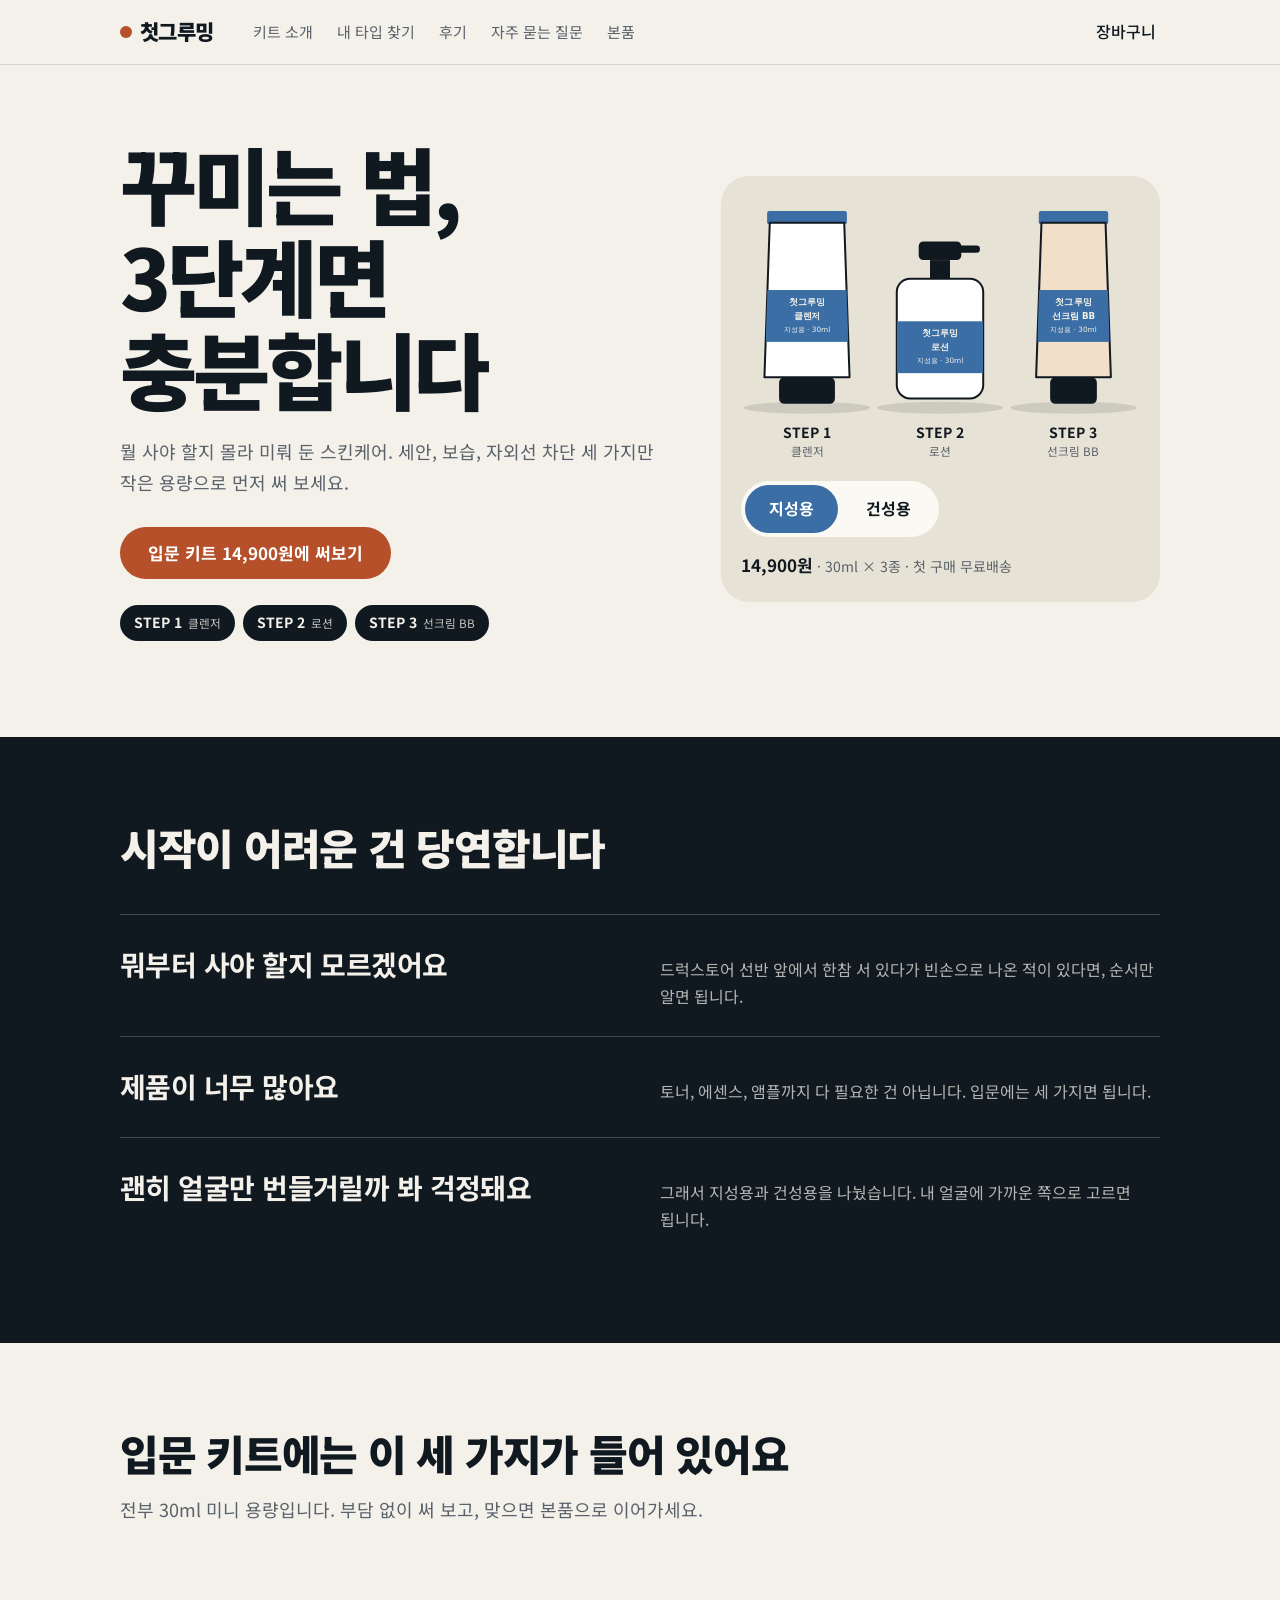
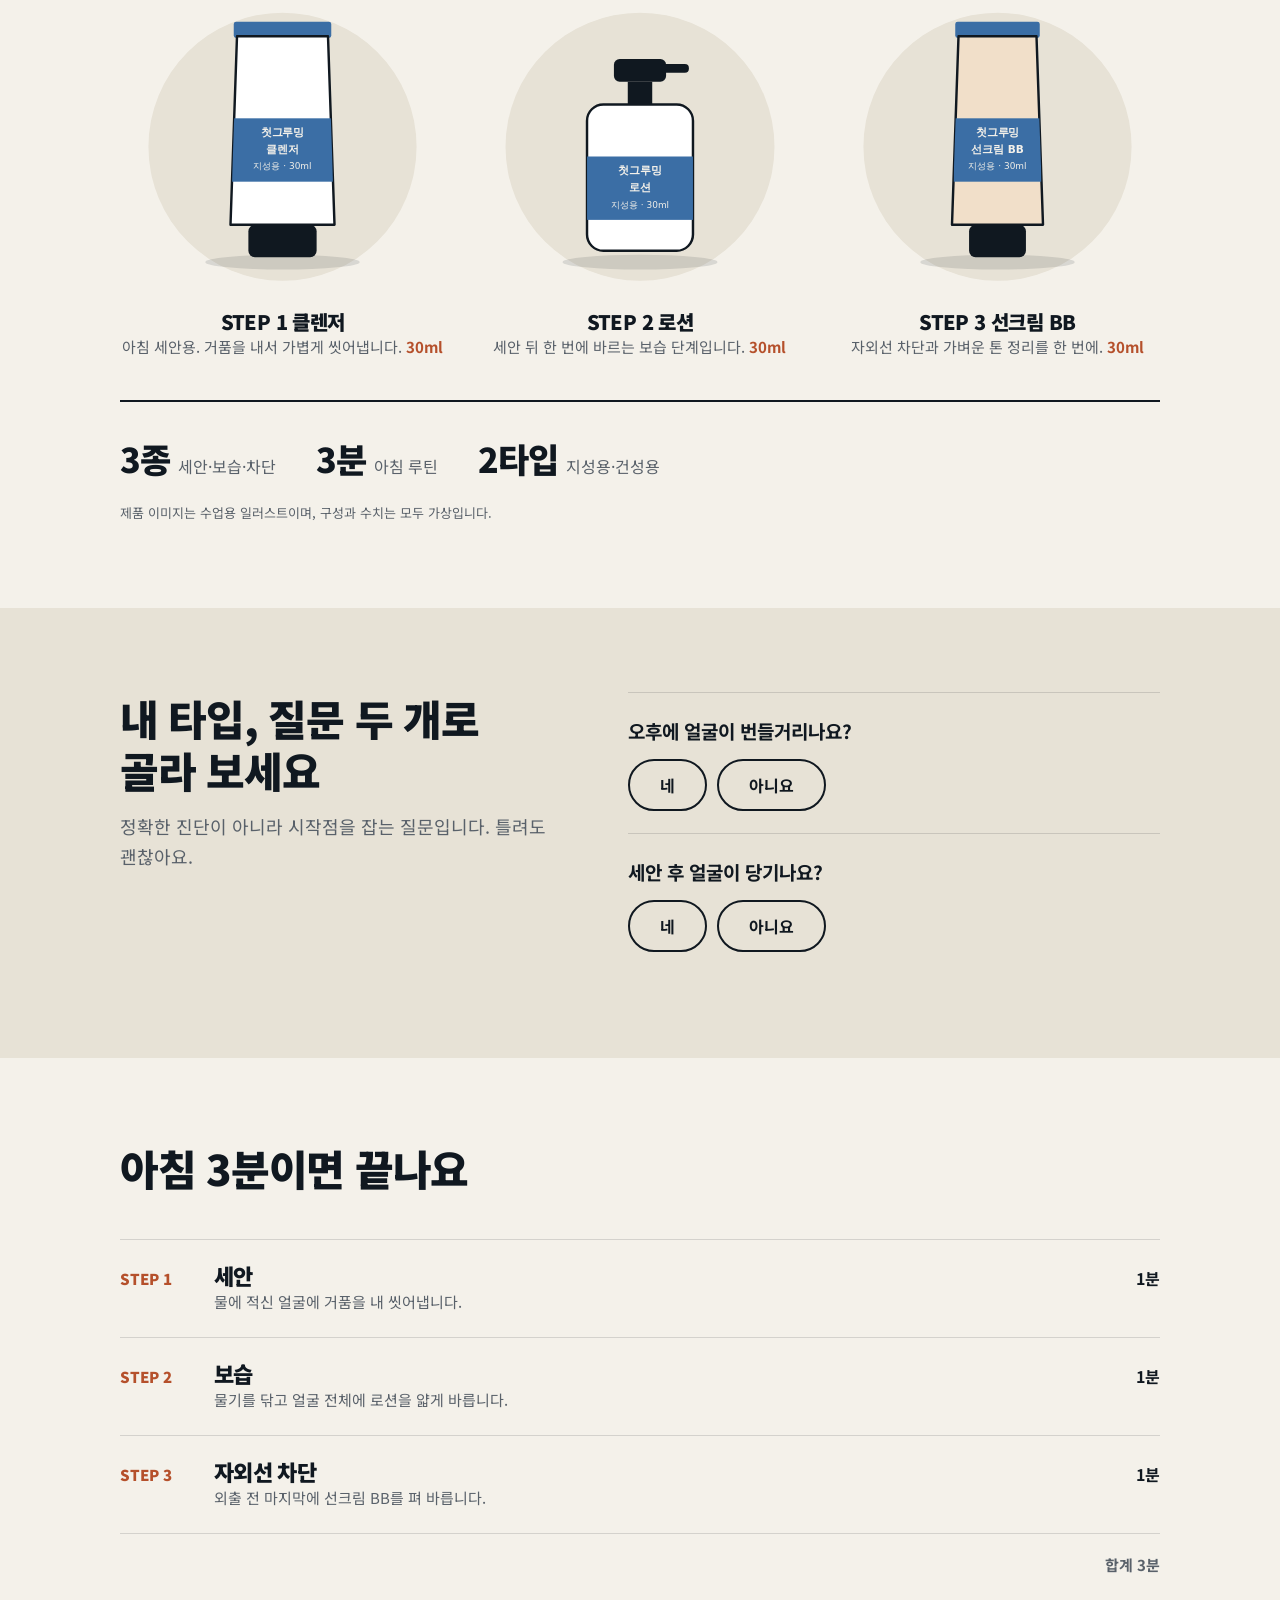
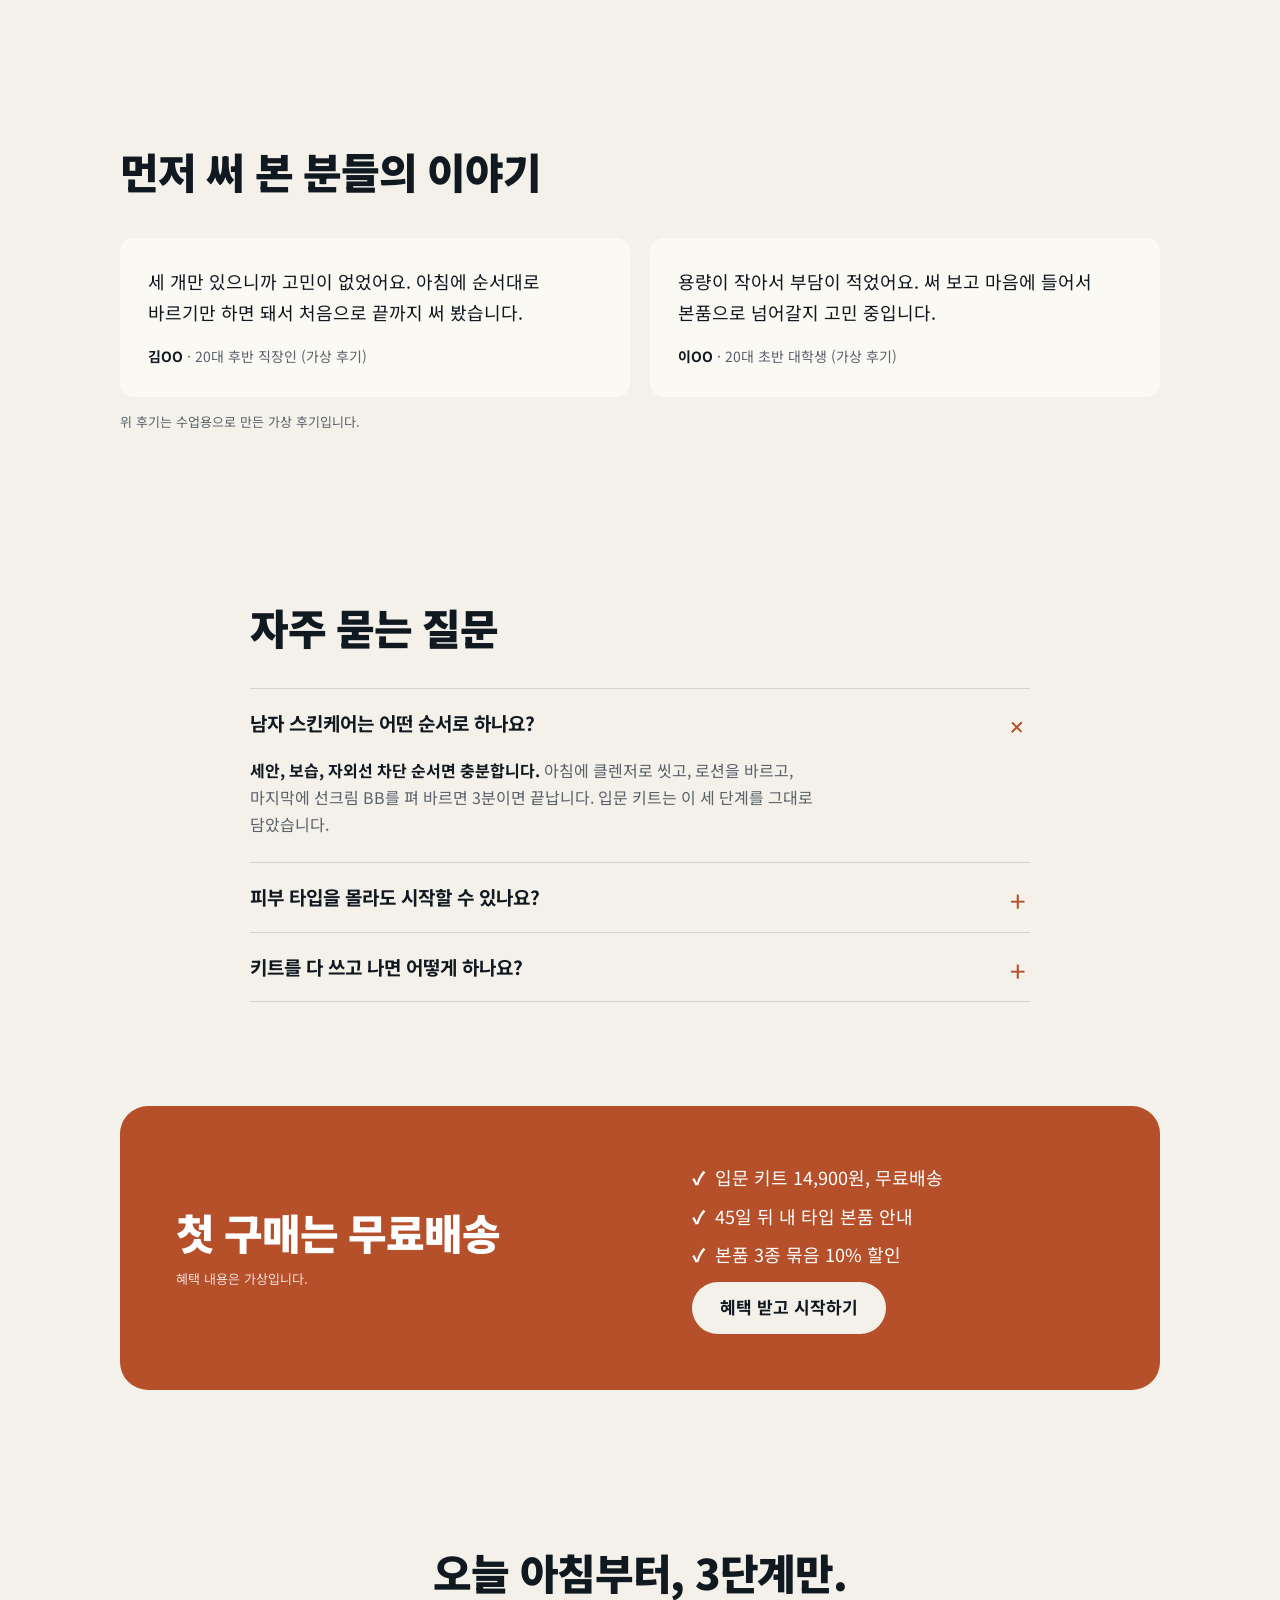
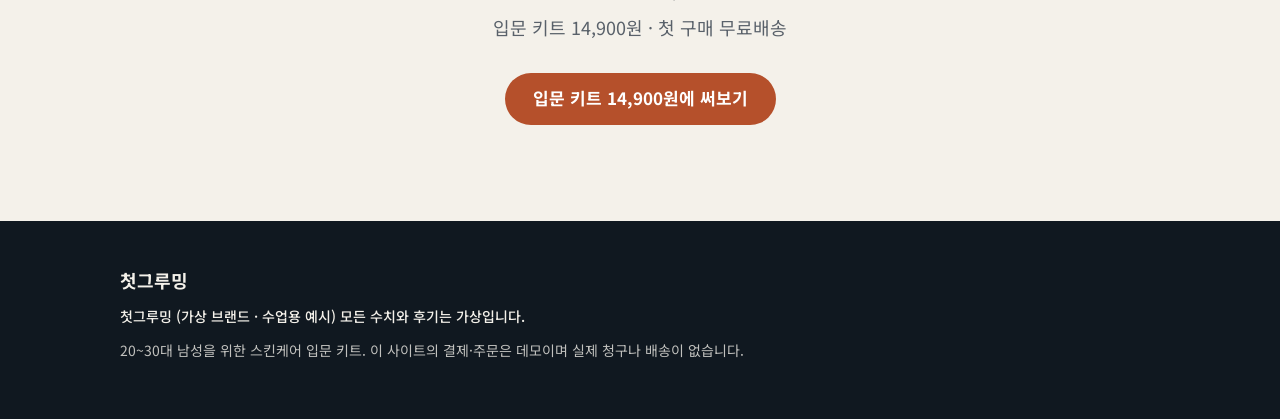
<file: index.html>
<!doctype html>
<html lang="ko">
<head>
<meta charset="utf-8">
<meta name="viewport" content="width=device-width,initial-scale=1">
<title>첫그루밍 | 꾸미는 법, 3단계면 충분합니다</title>
<meta name="description" content="첫그루밍은 3단계 미니 키트를 파는 남성 그루밍 입문 브랜드입니다. 클렌저·로션·선크림 BB 30ml 입문 키트 14,900원, 첫 구매 무료배송. (가상 브랜드 · 수업용 예시)">
<meta property="og:title" content="첫그루밍 | 꾸미는 법, 3단계면 충분합니다">
<meta property="og:description" content="첫그루밍은 3단계 미니 키트를 파는 남성 그루밍 입문 브랜드입니다. 클렌저·로션·선크림 BB 30ml 입문 키트 14,900원, 첫 구매 무료배송. (가상 브랜드 · 수업용 예시)">
<meta property="og:type" content="website">
<meta property="og:locale" content="ko_KR">
<link rel="icon" href="data:image/svg+xml,%3Csvg xmlns='http://www.w3.org/2000/svg' viewBox='0 0 32 32'%3E%3Crect width='32' height='32' rx='8' fill='%23101820'/%3E%3Ccircle cx='16' cy='16' r='7' fill='%23B5502B'/%3E%3C/svg%3E">
<link rel="preconnect" href="https://fonts.googleapis.com">
<link rel="preconnect" href="https://fonts.gstatic.com" crossorigin>
<link href="https://fonts.googleapis.com/css2?family=Noto+Sans+KR:wght@400;500;700;900&display=swap" rel="stylesheet">
<link rel="stylesheet" href="css/style.css">
<script type="application/ld+json">{"@context": "https://schema.org", "@type": "Organization", "name": "첫그루밍 (가상 브랜드)", "description": "첫그루밍은 3단계 미니 키트를 파는 남성 그루밍 입문 브랜드입니다. 수업용 가상 브랜드입니다.", "slogan": "꾸미는 법, 3단계면 충분합니다"}</script>
<script type="application/ld+json">{"@context": "https://schema.org", "@type": "FAQPage", "mainEntity": [{"@type": "Question", "name": "남자 스킨케어는 어떤 순서로 하나요?", "acceptedAnswer": {"@type": "Answer", "text": "세안, 보습, 자외선 차단 순서면 충분합니다. 아침에 클렌저로 씻고, 로션을 바르고, 마지막에 선크림 BB를 펴 바르면 3분이면 끝납니다. 입문 키트는 이 세 단계를 그대로 담았습니다."}}, {"@type": "Question", "name": "피부 타입을 몰라도 시작할 수 있나요?", "acceptedAnswer": {"@type": "Answer", "text": "네, 시작할 수 있습니다. 오후에 얼굴이 번들거리면 지성용, 세안 후 당기면 건성용을 고르세요. 어느 쪽인지 애매하면 마음 가는 쪽으로 시작해도 됩니다. 처음 쓸 때는 팔 안쪽에 소량을 먼저 발라 확인한 뒤 얼굴에 사용하세요."}}, {"@type": "Question", "name": "키트를 다 쓰고 나면 어떻게 하나요?", "acceptedAnswer": {"@type": "Answer", "text": "같은 타입의 본품을 단품으로 살 수 있습니다. 3종 묶음으로 사면 10% 할인됩니다. 키트를 받고 45일쯤 지나면 내 타입에 맞는 본품 안내를 보내 드립니다."}}]}</script>
</head>
<body data-page="index">
<header class="top"><div class="wrap">
<a class="logo" href="index.html"><i></i>첫그루밍</a>
<nav aria-label="주요 메뉴"><a href="index.html#kit">키트 소개</a><a href="index.html#type">내 타입 찾기</a><a href="index.html#review">후기</a><a href="index.html#faq">자주 묻는 질문</a><a href="refill.html">본품</a></nav>
<a class="cart-link" href="cart.html" aria-label="장바구니">장바구니 <b data-cart-count hidden>0</b></a>
</div></header>

<main>
<section class="hero"><div class="wrap">
  <div>
    <h1>꾸미는 법,<br>3단계면 충분합니다</h1>
    <p class="lead">뭘 사야 할지 몰라 미뤄 둔 스킨케어. 세안, 보습, 자외선 차단 세 가지만 작은 용량으로 먼저 써 보세요.</p>
    <a class="btn" href="product.html" data-cta="hero">입문 키트 14,900원에 써보기</a>
    <ul class="chips" aria-label="키트 구성"><li>STEP 1<small>클렌저</small></li><li>STEP 2<small>로션</small></li><li>STEP 3<small>선크림 BB</small></li></ul>
  </div>
  <div class="shelf" aria-label="입문 키트 미리보기">
    <div class="shelf-row"><figure><img data-prod="cleanser" src="assets/cleanser-oily.svg" alt="클렌저 제품 이미지" width="400" height="400"><figcaption>STEP 1<small data-pname="cleanser">클렌저</small></figcaption></figure><figure><img data-prod="lotion" src="assets/lotion-oily.svg" alt="로션 제품 이미지" width="400" height="400"><figcaption>STEP 2<small data-pname="lotion">로션</small></figcaption></figure><figure><img data-prod="sunscreen-bb" src="assets/sunscreen-bb-oily.svg" alt="선크림 BB 제품 이미지" width="400" height="400"><figcaption>STEP 3<small data-pname="sunscreen-bb">선크림 BB</small></figcaption></figure></div>
    <div class="shelf-foot">
      <div class="seg" data-seg="hero" role="group" aria-label="피부 타입 미리보기"><button type="button" data-type="oily" aria-pressed="false">지성용</button><button type="button" data-type="dry" aria-pressed="false">건성용</button></div>
      <p><b>14,900원</b> · 30ml × 3종 · 첫 구매 무료배송</p>
    </div>
  </div>
</div></section>

<section class="worry"><div class="wrap">
  <h2>시작이 어려운 건 당연합니다</h2>
  <ul>
    <li><strong>뭐부터 사야 할지 모르겠어요</strong><span>드럭스토어 선반 앞에서 한참 서 있다가 빈손으로 나온 적이 있다면, 순서만 알면 됩니다.</span></li>
    <li><strong>제품이 너무 많아요</strong><span>토너, 에센스, 앰플까지 다 필요한 건 아닙니다. 입문에는 세 가지면 됩니다.</span></li>
    <li><strong>괜히 얼굴만 번들거릴까 봐 걱정돼요</strong><span>그래서 지성용과 건성용을 나눴습니다. 내 얼굴에 가까운 쪽으로 고르면 됩니다.</span></li>
  </ul>
</div></section>

<section id="kit"><div class="wrap">
  <h2>입문 키트에는 이 세 가지가 들어 있어요</h2>
  <p class="lead">전부 30ml 미니 용량입니다. 부담 없이 써 보고, 맞으면 본품으로 이어가세요.</p>
  <div class="kit-grid">
    <article class="kit-item"><img data-prod="cleanser" src="assets/cleanser-oily.svg" alt="클렌저" width="400" height="400" loading="lazy"><div><h3>STEP 1 <span data-pname="cleanser">클렌저</span></h3><p>아침 세안용. 거품을 내서 가볍게 씻어냅니다. <em>30ml</em></p></div></article>
    <article class="kit-item"><img data-prod="lotion" src="assets/lotion-oily.svg" alt="로션" width="400" height="400" loading="lazy"><div><h3>STEP 2 <span data-pname="lotion">로션</span></h3><p>세안 뒤 한 번에 바르는 보습 단계입니다. <em>30ml</em></p></div></article>
    <article class="kit-item"><img data-prod="sunscreen-bb" src="assets/sunscreen-bb-oily.svg" alt="선크림 BB" width="400" height="400" loading="lazy"><div><h3>STEP 3 <span data-pname="sunscreen-bb">선크림 BB</span></h3><p>자외선 차단과 가벼운 톤 정리를 한 번에. <em>30ml</em></p></div></article>
  </div>
  <div class="facts"><div><b>3종</b><span>세안·보습·차단</span></div><div><b>3분</b><span>아침 루틴</span></div><div><b>2타입</b><span>지성용·건성용</span></div></div>
  <p class="fine" style="margin-top:14px">제품 이미지는 수업용 일러스트이며, 구성과 수치는 모두 가상입니다.</p>
</div></section>

<section id="type" class="diag"><div class="wrap">
  <div>
    <h2>내 타입, 질문 두 개로 골라 보세요</h2>
    <p class="lead">정확한 진단이 아니라 시작점을 잡는 질문입니다. 틀려도 괜찮아요.</p>
  </div>
  <div id="quiz">
    <div class="q"><p>오후에 얼굴이 번들거리나요?</p><div class="yn"><button type="button" data-q="q1" data-a="y" aria-pressed="false">네</button><button type="button" data-q="q1" data-a="n" aria-pressed="false">아니요</button></div></div>
    <div class="q"><p>세안 후 얼굴이 당기나요?</p><div class="yn"><button type="button" data-q="q2" data-a="y" aria-pressed="false">네</button><button type="button" data-q="q2" data-a="n" aria-pressed="false">아니요</button></div></div>
    <div id="quiz-result" role="status" hidden></div>
  </div>
</div></section>

<section class="routine"><div class="wrap">
  <h2>아침 3분이면 끝나요</h2>
  <ol>
    <li><span class="no">STEP 1</span><div><h3>세안</h3><p>물에 적신 얼굴에 거품을 내 씻어냅니다.</p></div><span class="t">1분</span></li>
    <li><span class="no">STEP 2</span><div><h3>보습</h3><p>물기를 닦고 얼굴 전체에 로션을 얇게 바릅니다.</p></div><span class="t">1분</span></li>
    <li><span class="no">STEP 3</span><div><h3>자외선 차단</h3><p>외출 전 마지막에 선크림 BB를 펴 바릅니다.</p></div><span class="t">1분</span></li>
  </ol>
  <p class="sum">합계 3분</p>
</div></section>

<section id="review" class="reviews"><div class="wrap">
  <h2>먼저 써 본 분들의 이야기</h2>
  <div class="grid">
    <blockquote class="review"><p>세 개만 있으니까 고민이 없었어요. 아침에 순서대로 바르기만 하면 돼서 처음으로 끝까지 써 봤습니다.</p><footer><b>김OO</b> · 20대 후반 직장인 (가상 후기)</footer></blockquote>
    <blockquote class="review"><p>용량이 작아서 부담이 적었어요. 써 보고 마음에 들어서 본품으로 넘어갈지 고민 중입니다.</p><footer><b>이OO</b> · 20대 초반 대학생 (가상 후기)</footer></blockquote>
  </div>
  <p class="fine" style="margin-top:14px">위 후기는 수업용으로 만든 가상 후기입니다.</p>
</div></section>

<section id="faq" class="faq"><div class="wrap">
  <h2>자주 묻는 질문</h2>
  <div style="margin-top:34px">
<details open><summary>남자 스킨케어는 어떤 순서로 하나요?</summary><p><strong>세안, 보습, 자외선 차단 순서면 충분합니다.</strong> 아침에 클렌저로 씻고, 로션을 바르고, 마지막에 선크림 BB를 펴 바르면 3분이면 끝납니다. 입문 키트는 이 세 단계를 그대로 담았습니다.</p></details><details><summary>피부 타입을 몰라도 시작할 수 있나요?</summary><p><strong>네, 시작할 수 있습니다.</strong> 오후에 얼굴이 번들거리면 지성용, 세안 후 당기면 건성용을 고르세요. 어느 쪽인지 애매하면 마음 가는 쪽으로 시작해도 됩니다. 처음 쓸 때는 팔 안쪽에 소량을 먼저 발라 확인한 뒤 얼굴에 사용하세요.</p></details><details><summary>키트를 다 쓰고 나면 어떻게 하나요?</summary><p><strong>같은 타입의 본품을 단품으로 살 수 있습니다.</strong> 3종 묶음으로 사면 10% 할인됩니다. 키트를 받고 45일쯤 지나면 내 타입에 맞는 본품 안내를 보내 드립니다.</p></details>
  </div>
</div></section>

<section class="benefit-sec"><div class="wrap">
  <div class="benefit">
    <div><h2>첫 구매는 무료배송</h2><p class="fine" style="margin-top:10px">혜택 내용은 가상입니다.</p></div>
    <div class="act">
      <ul><li>입문 키트 14,900원, 무료배송</li><li>45일 뒤 내 타입 본품 안내</li><li>본품 3종 묶음 10% 할인</li></ul>
      <a class="btn light" href="product.html" data-cta="benefit">혜택 받고 시작하기</a>
    </div>
  </div>
</div></section>

<section class="final"><div class="wrap">
  <h2 style="max-width:none">오늘 아침부터, 3단계만.</h2>
  <p class="lead" style="margin:14px auto 0">입문 키트 14,900원 · 첫 구매 무료배송</p>
  <a class="btn" href="product.html" data-cta="bottom">입문 키트 14,900원에 써보기</a>
</div></section>
</main>
<footer class="site"><div class="wrap">
<b>첫그루밍</b>
<p class="warn">첫그루밍 (가상 브랜드 · 수업용 예시) 모든 수치와 후기는 가상입니다.</p>
<p>20~30대 남성을 위한 스킨케어 입문 키트. 이 사이트의 결제·주문은 데모이며 실제 청구나 배송이 없습니다.</p>
</div></footer>
<script src="js/config.js"></script>
<script src="js/app.js"></script>
</body>
</html>
</file>
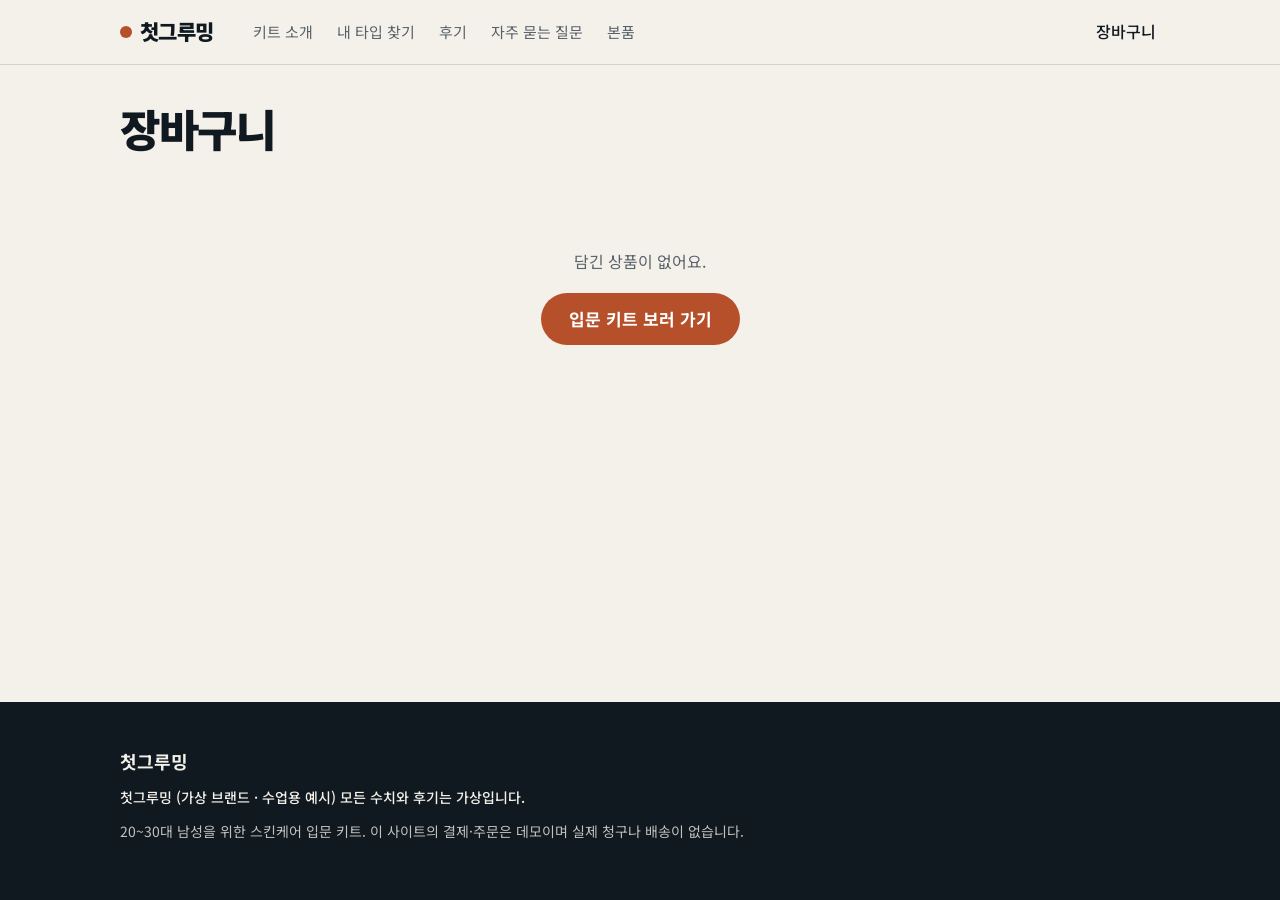
<file: cart.html>
<!doctype html>
<html lang="ko">
<head>
<meta charset="utf-8">
<meta name="viewport" content="width=device-width,initial-scale=1">
<title>장바구니 | 첫그루밍</title>
<meta name="description" content="장바구니 확인 (가상 브랜드 · 수업용 예시)">
<meta property="og:title" content="장바구니 | 첫그루밍">
<meta property="og:description" content="장바구니 확인 (가상 브랜드 · 수업용 예시)">
<meta property="og:type" content="website">
<meta property="og:locale" content="ko_KR">
<meta name="robots" content="noindex">
<link rel="icon" href="data:image/svg+xml,%3Csvg xmlns='http://www.w3.org/2000/svg' viewBox='0 0 32 32'%3E%3Crect width='32' height='32' rx='8' fill='%23101820'/%3E%3Ccircle cx='16' cy='16' r='7' fill='%23B5502B'/%3E%3C/svg%3E">
<link rel="preconnect" href="https://fonts.googleapis.com">
<link rel="preconnect" href="https://fonts.gstatic.com" crossorigin>
<link href="https://fonts.googleapis.com/css2?family=Noto+Sans+KR:wght@400;500;700;900&display=swap" rel="stylesheet">
<link rel="stylesheet" href="css/style.css">
</head>
<body data-page="cart">
<header class="top"><div class="wrap">
<a class="logo" href="index.html"><i></i>첫그루밍</a>
<nav aria-label="주요 메뉴"><a href="index.html#kit">키트 소개</a><a href="index.html#type">내 타입 찾기</a><a href="index.html#review">후기</a><a href="index.html#faq">자주 묻는 질문</a><a href="refill.html">본품</a></nav>
<a class="cart-link" href="cart.html" aria-label="장바구니">장바구니 <b data-cart-count hidden>0</b></a>
</div></header>

<main class="sub"><div class="wrap">
<h1>장바구니</h1>
<div id="cart-empty" class="empty" hidden><p>담긴 상품이 없어요.</p><a class="btn" href="product.html">입문 키트 보러 가기</a></div>
<div id="cart-full" class="cols">
  <ul class="lines" id="cart-list"></ul>
  <aside class="box stick">
    <dl><dt>상품 금액</dt><dd id="sub"></dd><dt>배송비</dt><dd id="ship"></dd><dt class="tot">결제 금액</dt><dd id="total"></dd></dl>
    <a class="btn wide" href="checkout.html">주문하기</a>
    <p class="fine">첫 구매 무료배송. 키트는 1개까지 담을 수 있어요.</p>
  </aside>
</div>
</div></main>
<footer class="site"><div class="wrap">
<b>첫그루밍</b>
<p class="warn">첫그루밍 (가상 브랜드 · 수업용 예시) 모든 수치와 후기는 가상입니다.</p>
<p>20~30대 남성을 위한 스킨케어 입문 키트. 이 사이트의 결제·주문은 데모이며 실제 청구나 배송이 없습니다.</p>
</div></footer>
<script src="js/config.js"></script>
<script src="js/app.js"></script>
</body>
</html>
</file>
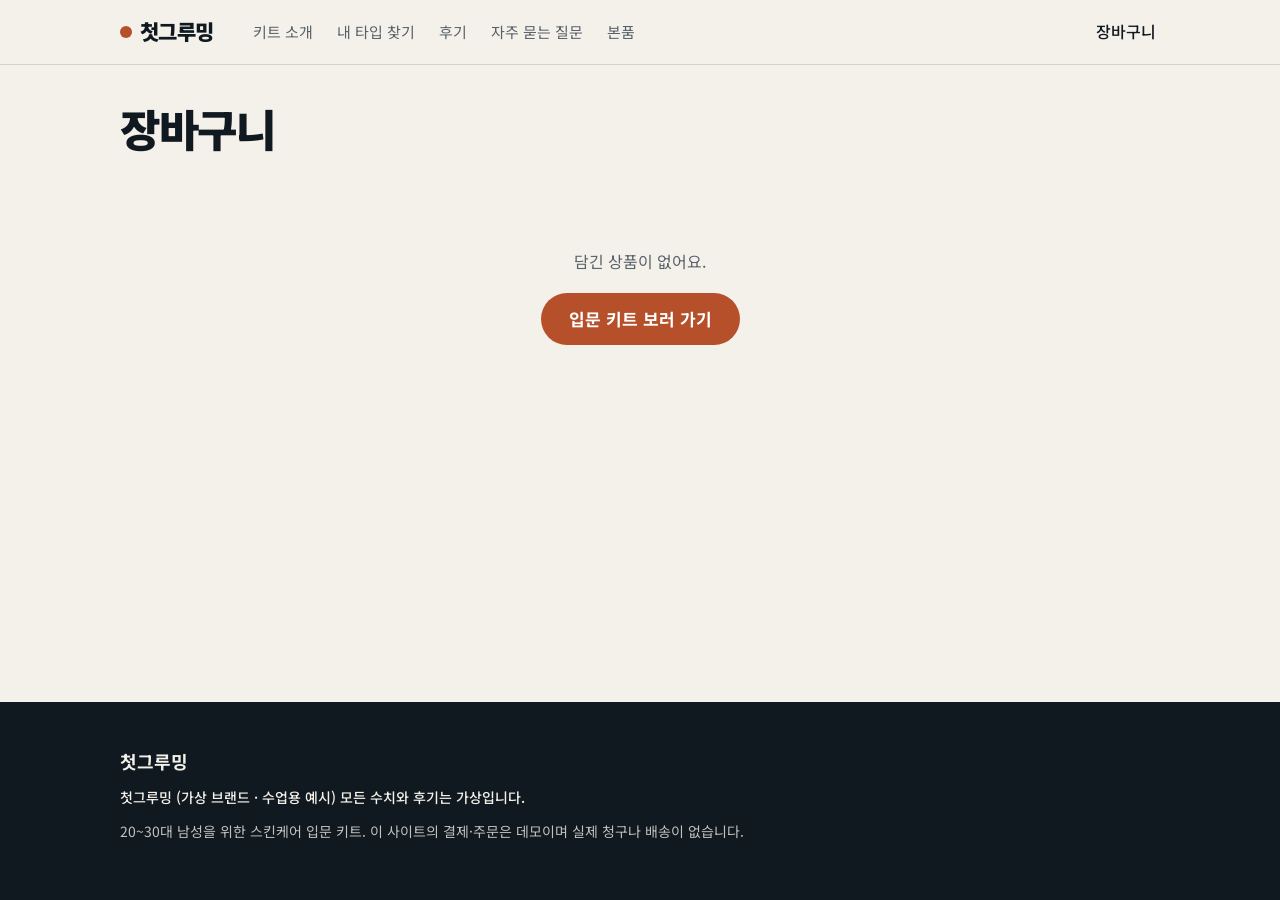
<file: checkout.html>
<!doctype html>
<html lang="ko">
<head>
<meta charset="utf-8">
<meta name="viewport" content="width=device-width,initial-scale=1">
<title>주문서 | 첫그루밍</title>
<meta name="description" content="주문서 작성 (가상 브랜드 · 수업용 예시)">
<meta property="og:title" content="주문서 | 첫그루밍">
<meta property="og:description" content="주문서 작성 (가상 브랜드 · 수업용 예시)">
<meta property="og:type" content="website">
<meta property="og:locale" content="ko_KR">
<meta name="robots" content="noindex">
<link rel="icon" href="data:image/svg+xml,%3Csvg xmlns='http://www.w3.org/2000/svg' viewBox='0 0 32 32'%3E%3Crect width='32' height='32' rx='8' fill='%23101820'/%3E%3Ccircle cx='16' cy='16' r='7' fill='%23B5502B'/%3E%3C/svg%3E">
<link rel="preconnect" href="https://fonts.googleapis.com">
<link rel="preconnect" href="https://fonts.gstatic.com" crossorigin>
<link href="https://fonts.googleapis.com/css2?family=Noto+Sans+KR:wght@400;500;700;900&display=swap" rel="stylesheet">
<link rel="stylesheet" href="css/style.css">
</head>
<body data-page="checkout">
<header class="top"><div class="wrap">
<a class="logo" href="index.html"><i></i>첫그루밍</a>
<nav aria-label="주요 메뉴"><a href="index.html#kit">키트 소개</a><a href="index.html#type">내 타입 찾기</a><a href="index.html#review">후기</a><a href="index.html#faq">자주 묻는 질문</a><a href="refill.html">본품</a></nav>
<a class="cart-link" href="cart.html" aria-label="장바구니">장바구니 <b data-cart-count hidden>0</b></a>
</div></header>

<main class="sub"><div class="wrap">
<h1>주문서</h1>
<p class="note" style="margin-bottom:28px">데모 사이트입니다. 입력한 정보는 저장되거나 전송되지 않고, 실제 결제도 일어나지 않아요.</p>
<form id="co-form" class="cols" novalidate>
  <div class="form">
    <div class="field"><label for="name">이름</label><input id="name" type="text" autocomplete="name" aria-describedby="name-err"><span class="fe" id="name-err" role="alert"></span></div>
    <div class="field"><label for="phone">연락처</label><input id="phone" type="tel" inputmode="tel" autocomplete="tel" placeholder="010-0000-0000" aria-describedby="phone-err"><span class="fe" id="phone-err" role="alert"></span></div>
    <div class="field"><label for="addr">주소</label><input id="addr" type="text" autocomplete="street-address" aria-describedby="addr-err"><span class="fe" id="addr-err" role="alert"></span></div>
    <fieldset class="pay"><legend>결제 수단 <span class="demo">데모</span></legend>
      <label><input type="radio" name="pay" checked> 카드 결제 (데모)</label>
      <label><input type="radio" name="pay"> 간편결제 (데모)</label>
    </fieldset>
  </div>
  <aside class="box stick">
    <h2 style="font-size:20px">주문 상품</h2>
    <ul class="sumlist" id="sum-list"></ul>
    <dl><dt>배송비</dt><dd id="c-ship"></dd><dt class="tot">결제 금액</dt><dd id="c-total"></dd></dl>
    <button type="submit" class="btn wide" id="pay-btn">결제하기 (데모)</button>
  </aside>
</form>
</div></main>
<footer class="site"><div class="wrap">
<b>첫그루밍</b>
<p class="warn">첫그루밍 (가상 브랜드 · 수업용 예시) 모든 수치와 후기는 가상입니다.</p>
<p>20~30대 남성을 위한 스킨케어 입문 키트. 이 사이트의 결제·주문은 데모이며 실제 청구나 배송이 없습니다.</p>
</div></footer>
<script src="js/config.js"></script>
<script src="js/app.js"></script>
</body>
</html>
</file>
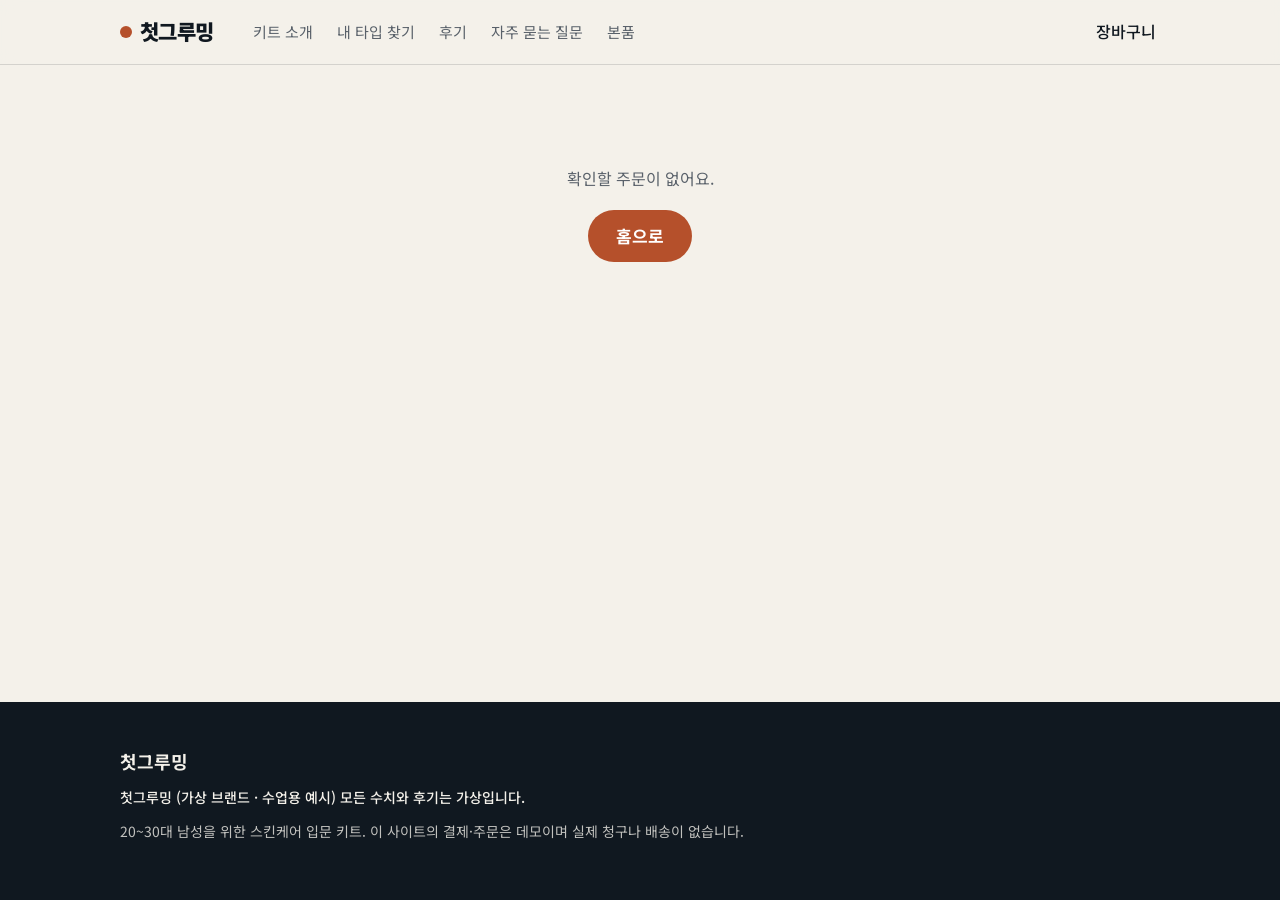
<file: done.html>
<!doctype html>
<html lang="ko">
<head>
<meta charset="utf-8">
<meta name="viewport" content="width=device-width,initial-scale=1">
<title>주문 완료 | 첫그루밍</title>
<meta name="description" content="주문이 완료되었습니다 (가상 브랜드 · 수업용 예시)">
<meta property="og:title" content="주문 완료 | 첫그루밍">
<meta property="og:description" content="주문이 완료되었습니다 (가상 브랜드 · 수업용 예시)">
<meta property="og:type" content="website">
<meta property="og:locale" content="ko_KR">
<meta name="robots" content="noindex">
<link rel="icon" href="data:image/svg+xml,%3Csvg xmlns='http://www.w3.org/2000/svg' viewBox='0 0 32 32'%3E%3Crect width='32' height='32' rx='8' fill='%23101820'/%3E%3Ccircle cx='16' cy='16' r='7' fill='%23B5502B'/%3E%3C/svg%3E">
<link rel="preconnect" href="https://fonts.googleapis.com">
<link rel="preconnect" href="https://fonts.gstatic.com" crossorigin>
<link href="https://fonts.googleapis.com/css2?family=Noto+Sans+KR:wght@400;500;700;900&display=swap" rel="stylesheet">
<link rel="stylesheet" href="css/style.css">
</head>
<body data-page="done">
<header class="top"><div class="wrap">
<a class="logo" href="index.html"><i></i>첫그루밍</a>
<nav aria-label="주요 메뉴"><a href="index.html#kit">키트 소개</a><a href="index.html#type">내 타입 찾기</a><a href="index.html#review">후기</a><a href="index.html#faq">자주 묻는 질문</a><a href="refill.html">본품</a></nav>
<a class="cart-link" href="cart.html" aria-label="장바구니">장바구니 <b data-cart-count hidden>0</b></a>
</div></header>

<main class="sub"><div class="wrap">
<div class="done" id="done-ok">
  <div class="mark" aria-hidden="true">✓</div>
  <h1>주문이 완료됐어요</h1>
  <p class="oid">주문번호 (가상)<b id="order-id">FG-0001</b></p>
  <p id="order-sum" class="fine"></p>
  <div class="next">
    <h2>45일 뒤, 내 타입 본품 안내를 보내 드려요</h2>
    <p>키트를 다 쓸 때쯤 <strong data-x id="next-type">내 타입</strong> 본품 단품과 3종 묶음(10% 할인) 안내를 보내 드립니다. 받을 방법을 골라 주세요. (가상 서비스라 실제 발송은 없어요)</p>
    <div class="row"><button type="button" class="btn small" data-signup="kakao">카카오톡으로 받기</button><button type="button" class="btn small ghost" data-signup="email">이메일로 받기</button></div>
    <p class="note" id="signup-msg" role="status" hidden>신청했어요. 가상 서비스라 실제 안내는 발송되지 않습니다.</p>
  </div>
  <a class="btn" href="index.html">홈으로</a>
</div>
<div class="empty" id="done-none" hidden><p>확인할 주문이 없어요.</p><a class="btn" href="index.html">홈으로</a></div>
</div></main>
<footer class="site"><div class="wrap">
<b>첫그루밍</b>
<p class="warn">첫그루밍 (가상 브랜드 · 수업용 예시) 모든 수치와 후기는 가상입니다.</p>
<p>20~30대 남성을 위한 스킨케어 입문 키트. 이 사이트의 결제·주문은 데모이며 실제 청구나 배송이 없습니다.</p>
</div></footer>
<script src="js/config.js"></script>
<script src="js/app.js"></script>
</body>
</html>
</file>
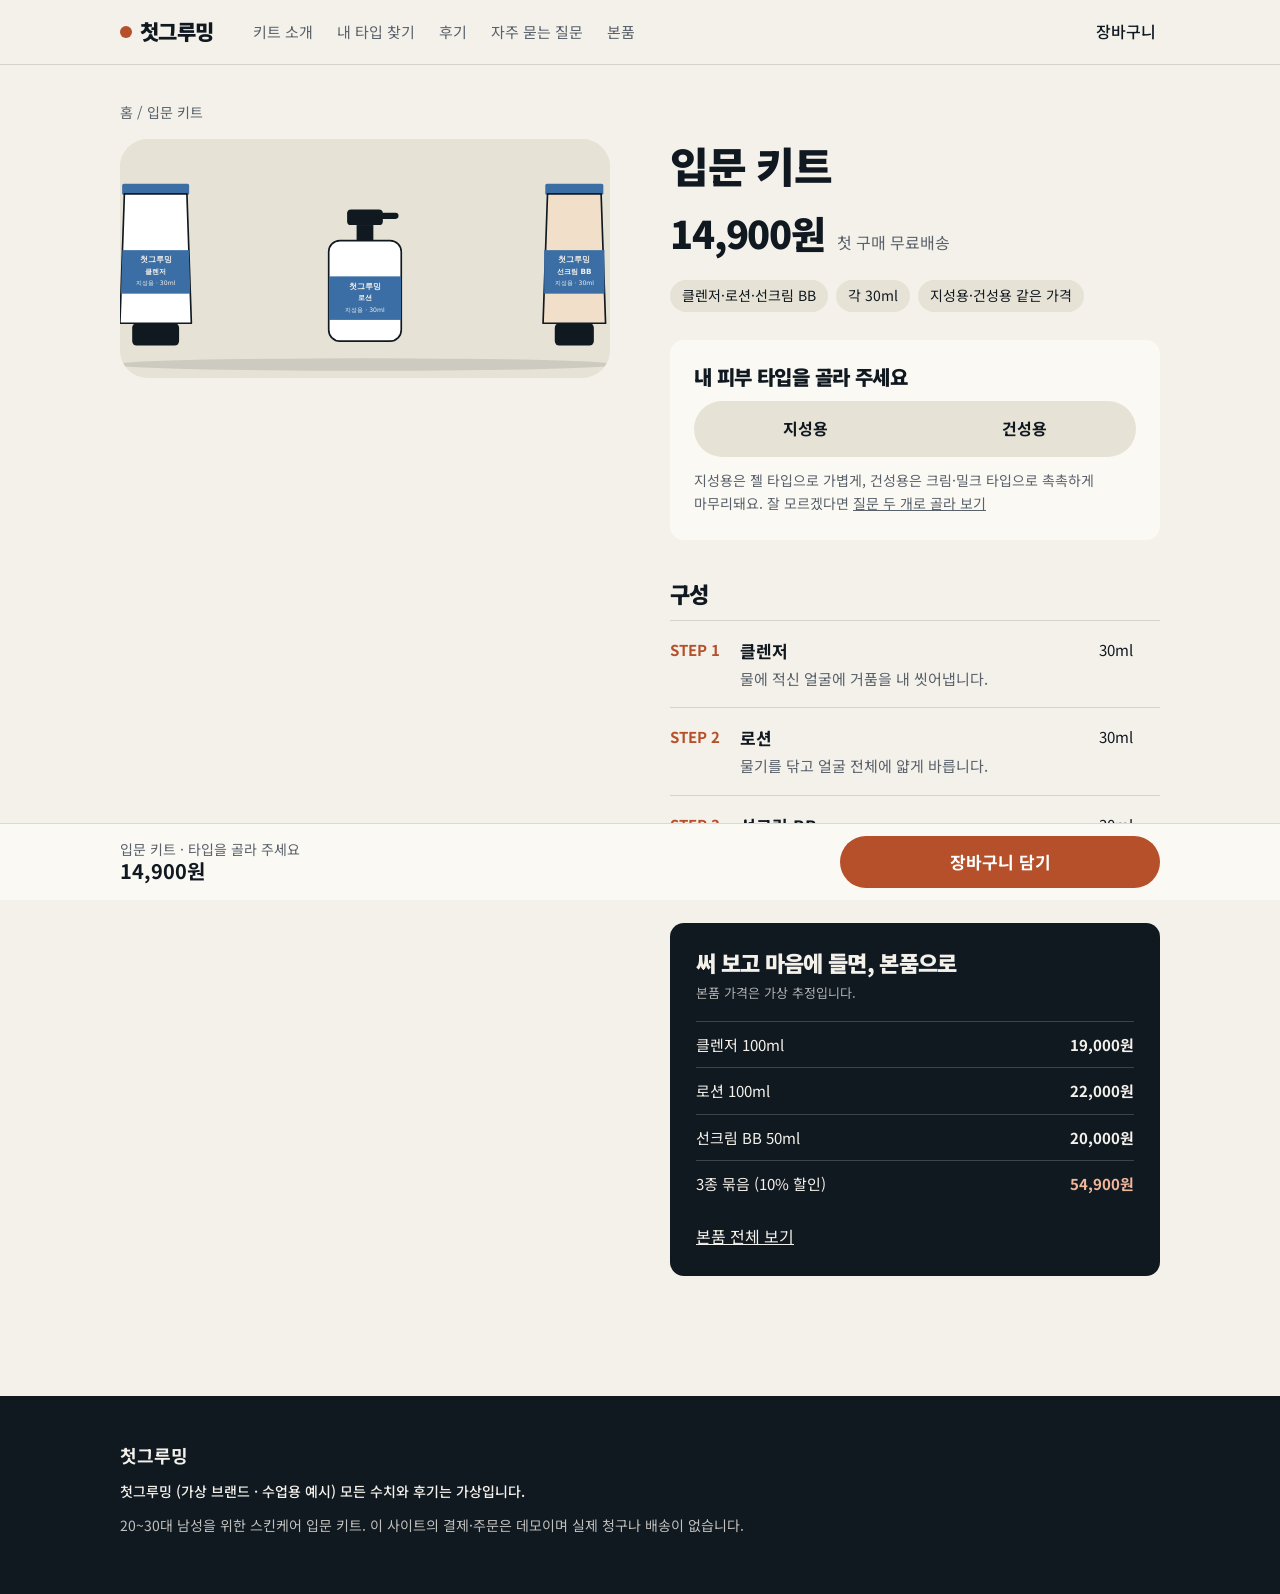
<file: product.html>
<!doctype html>
<html lang="ko">
<head>
<meta charset="utf-8">
<meta name="viewport" content="width=device-width,initial-scale=1">
<title>입문 키트 14,900원 | 첫그루밍</title>
<meta name="description" content="클렌저·로션·선크림 BB 각 30ml, 지성용·건성용 선택. 입문 키트 14,900원, 첫 구매 무료배송. (가상 브랜드)">
<meta property="og:title" content="입문 키트 14,900원 | 첫그루밍">
<meta property="og:description" content="클렌저·로션·선크림 BB 각 30ml, 지성용·건성용 선택. 입문 키트 14,900원, 첫 구매 무료배송. (가상 브랜드)">
<meta property="og:type" content="website">
<meta property="og:locale" content="ko_KR">
<link rel="icon" href="data:image/svg+xml,%3Csvg xmlns='http://www.w3.org/2000/svg' viewBox='0 0 32 32'%3E%3Crect width='32' height='32' rx='8' fill='%23101820'/%3E%3Ccircle cx='16' cy='16' r='7' fill='%23B5502B'/%3E%3C/svg%3E">
<link rel="preconnect" href="https://fonts.googleapis.com">
<link rel="preconnect" href="https://fonts.gstatic.com" crossorigin>
<link href="https://fonts.googleapis.com/css2?family=Noto+Sans+KR:wght@400;500;700;900&display=swap" rel="stylesheet">
<link rel="stylesheet" href="css/style.css">
</head>
<body data-page="product">
<header class="top"><div class="wrap">
<a class="logo" href="index.html"><i></i>첫그루밍</a>
<nav aria-label="주요 메뉴"><a href="index.html#kit">키트 소개</a><a href="index.html#type">내 타입 찾기</a><a href="index.html#review">후기</a><a href="index.html#faq">자주 묻는 질문</a><a href="refill.html">본품</a></nav>
<a class="cart-link" href="cart.html" aria-label="장바구니">장바구니 <b data-cart-count hidden>0</b></a>
</div></header>

<main class="sub"><div class="wrap">
<p class="crumb"><a href="index.html">홈</a> / 입문 키트</p>
<div class="pdp">
  <div class="pdp-img"><img data-kit src="assets/kit-oily.svg" alt="첫그루밍 입문 키트 이미지" width="900" height="400"></div>
  <div>
    <div id="price-box" class="price-box">
      <h1>입문 키트</h1>
      <p class="price"><b>14,900원</b><span>첫 구매 무료배송</span></p>
      <ul class="tags"><li>클렌저·로션·선크림 BB</li><li>각 30ml</li><li>지성용·건성용 같은 가격</li></ul>
    </div>
    <div id="type-box" class="type-box">
      <h2>내 피부 타입을 골라 주세요</h2>
      <div class="seg" data-seg="product" role="group" aria-label="피부 타입"><button type="button" data-type="oily" aria-pressed="false">지성용</button><button type="button" data-type="dry" aria-pressed="false">건성용</button></div>
      <p class="hint">지성용은 젤 타입으로 가볍게, 건성용은 크림·밀크 타입으로 촉촉하게 마무리돼요. 잘 모르겠다면 <a href="index.html#type">질문 두 개로 골라 보기</a></p>
      <p id="type-error" class="err" role="alert" hidden>타입을 골라 주세요</p>
    </div>
    <h2 class="sec">구성</h2>
    <table class="steps"><caption class="sr">입문 키트 구성</caption><tbody><tr><th scope="row">STEP 1</th><td><strong data-pname="cleanser">클렌저</strong><span>물에 적신 얼굴에 거품을 내 씻어냅니다.</span></td><td>30ml</td></tr><tr><th scope="row">STEP 2</th><td><strong data-pname="lotion">로션</strong><span>물기를 닦고 얼굴 전체에 얇게 바릅니다.</span></td><td>30ml</td></tr><tr><th scope="row">STEP 3</th><td><strong data-pname="sunscreen-bb">선크림 BB</strong><span>외출 전 마지막 단계로 펴 바릅니다.</span></td><td>30ml</td></tr></tbody></table>
    <div class="refill-card">
      <h2>써 보고 마음에 들면, 본품으로</h2>
      <p class="fine">본품 가격은 가상 추정입니다.</p>
      <ul><li><span>클렌저 100ml</span><b>19,000원</b></li><li><span>로션 100ml</span><b>22,000원</b></li><li><span>선크림 BB 50ml</span><b>20,000원</b></li><li><span>3종 묶음 (10% 할인)</span><b>54,900원</b></li></ul>
      <a href="refill.html">본품 전체 보기</a>
    </div>
  </div>
</div>
</div></main>
<div class="bar"><div class="wrap">
  <div class="info">입문 키트 · <span id="bar-type">타입을 골라 주세요</span><b>14,900원</b></div>
  <button type="button" class="btn" id="add-btn">장바구니 담기</button>
</div></div>
<footer class="site"><div class="wrap">
<b>첫그루밍</b>
<p class="warn">첫그루밍 (가상 브랜드 · 수업용 예시) 모든 수치와 후기는 가상입니다.</p>
<p>20~30대 남성을 위한 스킨케어 입문 키트. 이 사이트의 결제·주문은 데모이며 실제 청구나 배송이 없습니다.</p>
</div></footer>
<script src="js/config.js"></script>
<script src="js/app.js"></script>
</body>
</html>
</file>
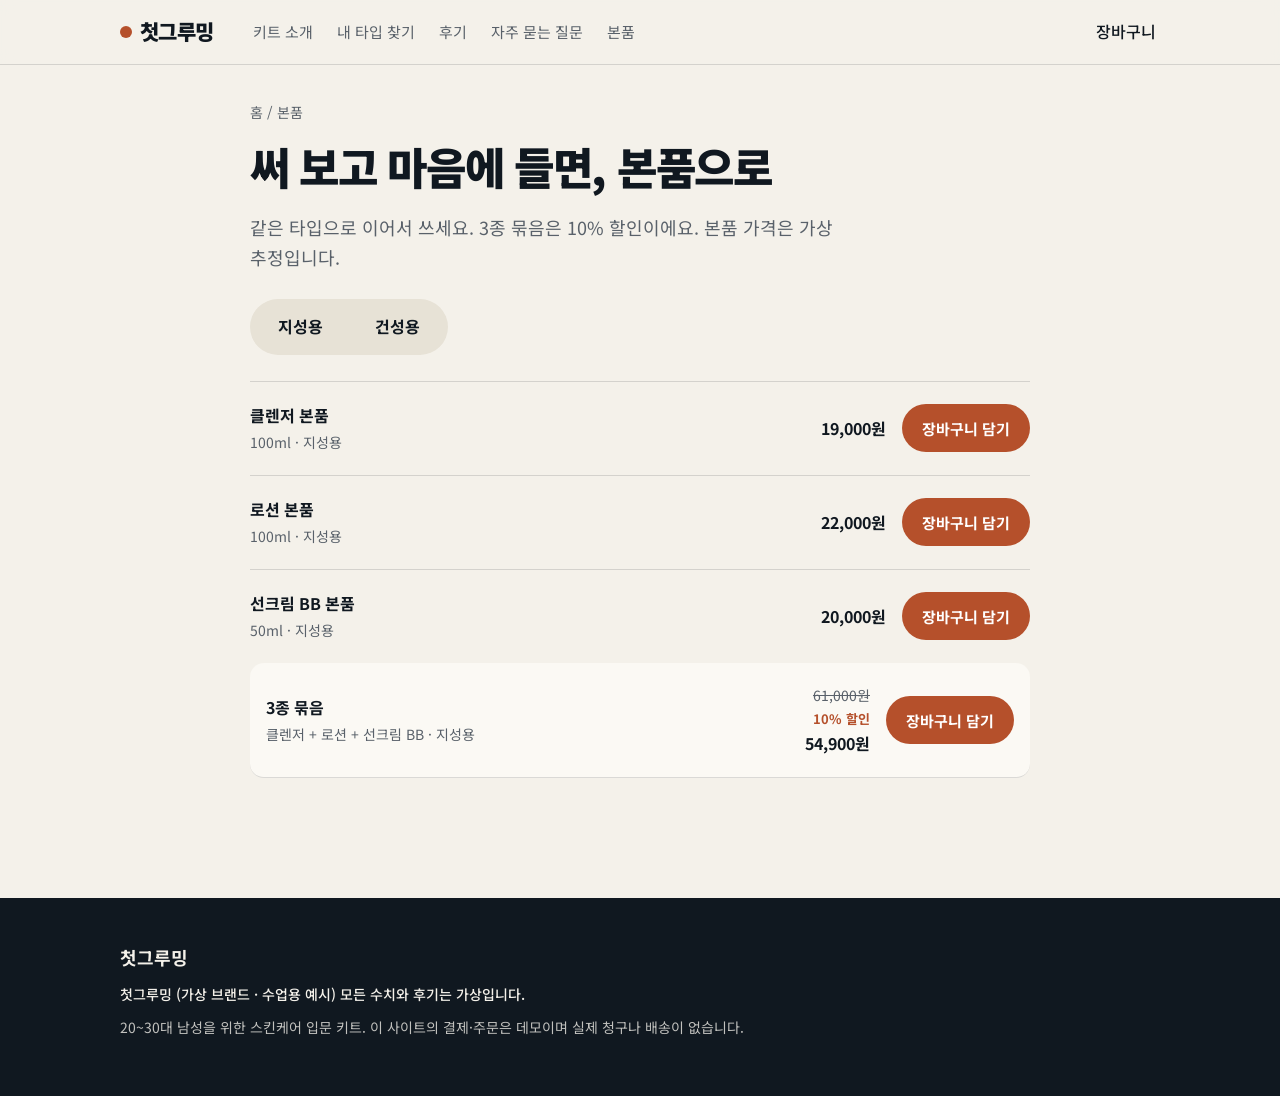
<file: refill.html>
<!doctype html>
<html lang="ko">
<head>
<meta charset="utf-8">
<meta name="viewport" content="width=device-width,initial-scale=1">
<title>본품 | 첫그루밍</title>
<meta name="description" content="내 타입 본품 단품과 3종 묶음 (가격은 가상 추정, 가상 브랜드)">
<meta property="og:title" content="본품 | 첫그루밍">
<meta property="og:description" content="내 타입 본품 단품과 3종 묶음 (가격은 가상 추정, 가상 브랜드)">
<meta property="og:type" content="website">
<meta property="og:locale" content="ko_KR">
<meta name="robots" content="noindex">
<link rel="icon" href="data:image/svg+xml,%3Csvg xmlns='http://www.w3.org/2000/svg' viewBox='0 0 32 32'%3E%3Crect width='32' height='32' rx='8' fill='%23101820'/%3E%3Ccircle cx='16' cy='16' r='7' fill='%23B5502B'/%3E%3C/svg%3E">
<link rel="preconnect" href="https://fonts.googleapis.com">
<link rel="preconnect" href="https://fonts.gstatic.com" crossorigin>
<link href="https://fonts.googleapis.com/css2?family=Noto+Sans+KR:wght@400;500;700;900&display=swap" rel="stylesheet">
<link rel="stylesheet" href="css/style.css">
</head>
<body data-page="refill">
<header class="top"><div class="wrap">
<a class="logo" href="index.html"><i></i>첫그루밍</a>
<nav aria-label="주요 메뉴"><a href="index.html#kit">키트 소개</a><a href="index.html#type">내 타입 찾기</a><a href="index.html#review">후기</a><a href="index.html#faq">자주 묻는 질문</a><a href="refill.html">본품</a></nav>
<a class="cart-link" href="cart.html" aria-label="장바구니">장바구니 <b data-cart-count hidden>0</b></a>
</div></header>

<main class="sub"><div class="wrap" style="max-width:820px">
<p class="crumb"><a href="index.html">홈</a> / 본품</p>
<h1>써 보고 마음에 들면, 본품으로</h1>
<p class="lead" style="margin:-10px 0 26px">같은 타입으로 이어서 쓰세요. 3종 묶음은 10% 할인이에요. 본품 가격은 가상 추정입니다.</p>
<div class="seg" data-seg="refill" role="group" aria-label="피부 타입"><button type="button" data-type="oily" aria-pressed="false">지성용</button><button type="button" data-type="dry" aria-pressed="false">건성용</button></div>
<p id="refill-err" class="err" role="alert" hidden>타입을 골라 주세요</p>
<ul class="lines" id="refill-list" style="margin-top:26px"></ul>
<div id="refill-go" class="note" style="margin-top:18px" hidden>담았어요. <a href="cart.html"><strong>장바구니로 가기</strong></a></div>
</div></main>
<footer class="site"><div class="wrap">
<b>첫그루밍</b>
<p class="warn">첫그루밍 (가상 브랜드 · 수업용 예시) 모든 수치와 후기는 가상입니다.</p>
<p>20~30대 남성을 위한 스킨케어 입문 키트. 이 사이트의 결제·주문은 데모이며 실제 청구나 배송이 없습니다.</p>
</div></footer>
<script src="js/config.js"></script>
<script src="js/app.js"></script>
</body>
</html>
</file>
<file: css/style.css>
/* 첫그루밍 스타일 — 토큰 → 기본 → 레이아웃 → 구성요소 → 페이지 */
:root{
  --bg:#F4F1EA; --paper:#FBF9F4; --sand:#E7E2D6;
  --ink:#101820; --muted:#59616A; --line:rgba(16,24,32,.14);
  --accent:#B5502B; --accent-2:#94401F;
  --oily:#3B6EA5; --dry:#B5502B;
  --r:14px;
  --font:'Noto Sans KR',system-ui,-apple-system,'Apple SD Gothic Neo','Malgun Gothic',sans-serif;
}
*{box-sizing:border-box;margin:0}
html{scroll-behavior:smooth;-webkit-text-size-adjust:100%}
body{background:var(--bg);color:var(--ink);font:400 16px/1.7 var(--font);word-break:keep-all;overflow-wrap:break-word;padding-bottom:env(safe-area-inset-bottom);min-height:100vh;display:flex;flex-direction:column}
main{flex:1}
img{max-width:100%;display:block}
a{color:inherit}
button,input,select{font:inherit;color:inherit}
:focus-visible{outline:3px solid var(--accent);outline-offset:3px;border-radius:6px}
[hidden]{display:none!important}
.wrap{max-width:1080px;margin:0 auto;padding:0 20px}
.sr{position:absolute;width:1px;height:1px;overflow:hidden;clip:rect(0 0 0 0)}

/* 버튼 */
.btn{display:inline-flex;align-items:center;justify-content:center;min-height:52px;padding:0 28px;border:0;border-radius:999px;background:var(--accent);color:#fff;font-weight:700;font-size:17px;text-decoration:none;cursor:pointer;transition:background .15s,transform .15s}
.btn:hover{background:var(--accent-2)}
.btn:active{transform:scale(.98)}
.btn:disabled{opacity:.6;cursor:default}
.btn.ghost{background:transparent;color:var(--ink);box-shadow:inset 0 0 0 2px var(--ink)}
.btn.ghost:hover{background:var(--ink);color:var(--bg)}
.btn.light{background:var(--bg);color:var(--ink)}
.btn.light:hover{background:#fff}
.btn.small{min-height:48px;padding:0 20px;font-size:15px}
.btn.wide{width:100%}
.link{background:none;border:0;padding:0;color:var(--muted);text-decoration:underline;cursor:pointer;min-height:32px}

/* 상단 바 */
.top{position:sticky;top:0;z-index:20;background:rgba(244,241,234,.92);backdrop-filter:blur(8px);border-bottom:1px solid var(--line)}
.top .wrap{display:flex;align-items:center;gap:28px;height:64px}
.logo{font-weight:900;font-size:21px;letter-spacing:-.03em;text-decoration:none;display:flex;align-items:center;gap:8px}
.logo i{width:12px;height:12px;border-radius:50%;background:var(--accent);display:inline-block}
.top nav{display:none;gap:24px;margin-left:12px}
.top nav a{text-decoration:none;font-size:15px;color:var(--muted)}
.top nav a:hover{color:var(--ink)}
.cart-link{margin-left:auto;display:inline-flex;align-items:center;gap:8px;min-height:48px;padding:0 4px;text-decoration:none;font-weight:500}
.cart-link b{min-width:22px;height:22px;border-radius:11px;background:var(--ink);color:var(--bg);font-size:13px;display:inline-grid;place-items:center;padding:0 6px}
@media(min-width:760px){.top nav{display:flex}}

/* 칩·세그먼트 */
.chips{display:flex;flex-wrap:wrap;gap:8px;list-style:none;padding:0}
.chips li{padding:6px 14px;border-radius:999px;background:var(--ink);color:var(--bg);font-size:14px;font-weight:700}
.chips li small{font-weight:400;opacity:.8;margin-left:6px}
.seg{display:inline-grid;grid-template-columns:1fr 1fr;padding:4px;border-radius:999px;background:var(--sand);gap:4px}
.seg button{min-height:48px;padding:0 24px;border:0;border-radius:999px;background:transparent;font-weight:700;cursor:pointer;transition:background .2s,color .2s}
.seg button[data-type=oily][aria-pressed=true]{background:var(--oily);color:#fff}
.seg button[data-type=dry][aria-pressed=true]{background:var(--dry);color:#fff}

/* 섹션 공통 */
section{padding:84px 0}
h1,h2,h3{font-weight:900;letter-spacing:-.03em;line-height:1.25}
h2{font-size:clamp(28px,4.4vw,42px);max-width:18em}
.lead{color:var(--muted);font-size:18px;max-width:34em;margin-top:14px}
.fine{font-size:13px;color:var(--muted)}

/* 히어로 */
.hero{padding:44px 0 72px}
.hero .wrap{display:grid;gap:40px;align-items:center}
.hero h1{font-size:clamp(42px,8.4vw,84px);line-height:1.1;letter-spacing:-.045em}
.hero .lead{margin:22px 0 30px}
.hero .chips{margin-top:26px}
.shelf{background:var(--sand);border-radius:28px;padding:28px 20px 22px;position:relative;overflow:hidden}
.shelf-row{display:grid;grid-template-columns:repeat(3,1fr);gap:0;align-items:end}
.shelf-row figure{text-align:center;overflow:hidden}
.shelf-row img{width:200%;max-width:none;height:auto;margin:-28% -50% -15%}
.shelf-row figcaption{font-size:14px;font-weight:700;margin-top:10px;line-height:1.4}
.shelf-row figcaption small{display:block;font-weight:400;color:var(--muted)}
.shelf-foot{display:flex;flex-wrap:wrap;gap:14px;align-items:center;justify-content:space-between;margin-top:22px}
.shelf .seg{background:var(--paper)}
.shelf-foot p{font-size:14px;color:var(--muted)}
.shelf-foot p b{color:var(--ink);font-size:17px}
@media(min-width:900px){.hero .wrap{grid-template-columns:1.1fr .9fr;gap:64px}.hero{padding:72px 0 96px}}
/* 첫 로드 때 병이 차례로 올라오는 한 번의 연출 */
@media(prefers-reduced-motion:no-preference){
  .shelf-row figure{opacity:0;transform:translateY(22px);animation:rise .7s cubic-bezier(.2,.7,.2,1) forwards}
  .shelf-row figure:nth-child(2){animation-delay:.14s}
  .shelf-row figure:nth-child(3){animation-delay:.28s}
  @keyframes rise{to{opacity:1;transform:none}}
}

/* 공감 */
.worry{background:var(--ink);color:var(--bg)}
.worry h2{max-width:14em}
.worry ul{list-style:none;padding:0;margin-top:40px;display:grid;gap:0}
.worry li{padding:26px 0;border-top:1px solid rgba(244,241,234,.22);display:grid;gap:6px}
.worry li strong{font-size:clamp(21px,3.2vw,28px);font-weight:700;letter-spacing:-.02em}
.worry li span{color:rgba(244,241,234,.72);max-width:36em}
@media(min-width:860px){.worry li{grid-template-columns:1fr 1fr;gap:40px;align-items:baseline}}

/* 키트 소개 */
.kit-grid{display:grid;gap:26px;margin-top:44px}
.kit-item{display:grid;grid-template-columns:120px 1fr;gap:16px;align-items:center;padding:8px 0;border-bottom:1px solid var(--line)}
.kit-item img{width:120px;height:120px}
.kit-item h3{font-size:20px}
.kit-item p{color:var(--muted);font-size:15px}
.kit-item em{font-style:normal;font-weight:700;color:var(--accent)}
.facts{display:flex;flex-wrap:wrap;gap:12px 40px;margin-top:40px;padding-top:28px;border-top:2px solid var(--ink)}
.facts div{display:flex;align-items:baseline;gap:8px}
.facts b{font-size:34px;font-weight:900;letter-spacing:-.03em}
.facts span{color:var(--muted)}
@media(min-width:860px){.kit-grid{grid-template-columns:repeat(3,1fr);gap:32px}.kit-item{grid-template-columns:1fr;border:0;text-align:center;padding:0}.kit-item img{width:100%;height:auto;aspect-ratio:1;margin:0 auto}}

/* 타입 진단 */
.diag{background:var(--sand)}
.diag .wrap{display:grid;gap:36px}
.q{padding:22px 0;border-top:1px solid var(--line)}
.q p{font-weight:700;font-size:19px;margin-bottom:12px}
.yn{display:flex;gap:10px}
.yn button{min-height:52px;padding:0 30px;border-radius:999px;border:2px solid var(--ink);background:transparent;font-weight:700;cursor:pointer}
.yn button[aria-pressed=true]{background:var(--ink);color:var(--bg)}
#quiz-result{margin-top:10px;padding:24px;background:var(--paper);border-radius:var(--r);display:grid;gap:12px;justify-items:start}
.res-title{font-size:21px;font-weight:700}
.res-title strong{color:var(--accent)}
@media(min-width:860px){.diag .wrap{grid-template-columns:.9fr 1.1fr;gap:72px}}

/* 루틴 */
.routine ol{list-style:none;padding:0;margin-top:44px;display:grid;gap:0;counter-reset:s}
.routine li{display:grid;grid-template-columns:76px 1fr auto;gap:18px;align-items:baseline;padding:22px 0;border-top:1px solid var(--line)}
.routine li:last-child{border-bottom:1px solid var(--line)}
.routine .no{font-weight:900;font-size:15px;color:var(--accent)}
.routine h3{font-size:22px}
.routine p{color:var(--muted);font-size:15px}
.routine .t{font-weight:700}
.routine .sum{margin-top:18px;text-align:right;font-weight:700}

/* 후기 */
.reviews .grid{display:grid;gap:20px;margin-top:40px}
.review{background:var(--paper);border-radius:var(--r);padding:28px}
.review p{font-size:18px;line-height:1.7}
.review footer{margin-top:18px;font-size:14px;color:var(--muted)}
.review footer b{color:var(--ink)}
@media(min-width:760px){.reviews .grid{grid-template-columns:1fr 1fr}}

/* FAQ */
.faq details{border-top:1px solid var(--line)}
.faq details:last-of-type{border-bottom:1px solid var(--line)}
.faq summary{list-style:none;cursor:pointer;min-height:64px;padding:18px 40px 18px 0;font-weight:700;font-size:19px;position:relative}
.faq summary::-webkit-details-marker{display:none}
.faq summary::after{content:'+';position:absolute;right:4px;top:14px;font-size:28px;font-weight:400;color:var(--accent);transition:transform .2s}
.faq details[open] summary::after{transform:rotate(45deg)}
.faq details p{padding:0 40px 24px 0;color:var(--muted);max-width:40em}
.faq details p strong{color:var(--ink)}
.faq .wrap{max-width:820px}

/* 혜택 */
.benefit{background:var(--accent);color:#fff;border-radius:28px;padding:44px 28px;display:grid;gap:22px}
.benefit h2{max-width:none}
.benefit ul{list-style:none;padding:0;display:grid;gap:8px;font-size:18px}
.benefit li::before{content:'✓';font-weight:900;margin-right:10px}
.benefit .fine{color:rgba(255,255,255,.82)}
@media(min-width:860px){.benefit{grid-template-columns:1.2fr 1fr;padding:56px;align-items:center}.benefit .act{display:grid;gap:12px;justify-items:start}}
.benefit-sec{padding:20px 0 84px}

/* 마지막 CTA·푸터 */
.final{text-align:center;padding:72px 0 96px}
.final h2{margin:0 auto}
.final .btn{margin-top:30px}
footer.site{background:var(--ink);color:rgba(244,241,234,.78);padding:44px 0 56px;font-size:14px}
footer.site b{color:var(--bg);font-size:18px}
footer.site .wrap{display:grid;gap:10px}
footer.site .warn{color:var(--bg);font-weight:500}

/* 서브 페이지 공통 */
.sub{padding:36px 0 120px}
.sub h1{font-size:clamp(30px,5vw,44px);margin-bottom:28px}
.crumb{font-size:14px;color:var(--muted);margin-bottom:14px}
.crumb a{text-decoration:none}

/* 상품 */
.pdp{display:grid;gap:36px}
.pdp-img{background:var(--sand);border-radius:28px;overflow:hidden;display:grid;place-items:center}
.pdp-img img{width:128%;max-width:none;height:auto;margin:-4% 0}
.price-box h1{margin-bottom:10px;font-size:clamp(30px,5vw,42px)}
.price{display:flex;align-items:baseline;gap:12px;flex-wrap:wrap}
.price b{font-size:38px;font-weight:900;letter-spacing:-.03em}
.price span{color:var(--muted)}
.tags{display:flex;gap:8px;flex-wrap:wrap;list-style:none;padding:0;margin:14px 0 0}
.tags li{font-size:14px;padding:4px 12px;border-radius:999px;background:var(--sand)}
.type-box{margin-top:28px;padding:22px;background:var(--paper);border-radius:var(--r);border:2px solid transparent}
.type-box h2{font-size:20px;margin-bottom:12px}
.type-box .seg{display:grid}
.type-box .hint{font-size:14px;color:var(--muted);margin-top:12px}
.err{color:#A12D12;font-weight:700;margin-top:12px;font-size:15px}
.err::before{content:'! ';font-weight:900}
.type-box:has(.err:not([hidden])){border-color:#A12D12}
.steps{width:100%;border-collapse:collapse;margin-top:12px}
.steps th,.steps td{text-align:left;padding:16px 10px 16px 0;border-top:1px solid var(--line);vertical-align:top;font-size:15px}
.steps th{font-weight:700;color:var(--accent);white-space:nowrap;width:70px}
.steps td strong{display:block;font-size:17px}
.steps td span{color:var(--muted)}
.steps tr:last-child th,.steps tr:last-child td{border-bottom:1px solid var(--line)}
.pdp h2.sec{font-size:22px;margin-top:40px}
.refill-card{margin-top:40px;padding:26px;border-radius:var(--r);background:var(--ink);color:var(--bg)}
.refill-card h2{font-size:22px;margin-bottom:6px}
.refill-card ul{list-style:none;padding:0;margin:16px 0}
.refill-card li{display:flex;justify-content:space-between;gap:12px;padding:10px 0;border-top:1px solid rgba(244,241,234,.2);font-size:15px}
.refill-card li:last-child b{color:#F0B79B}
.refill-card .fine{color:rgba(244,241,234,.7)}
.refill-card a{color:var(--bg)}
@media(min-width:900px){.pdp{grid-template-columns:1fr 1fr;gap:60px;align-items:start}.pdp-img{position:sticky;top:90px}}
.bar{position:fixed;left:0;right:0;bottom:0;z-index:15;background:var(--paper);border-top:1px solid var(--line);padding:12px 0 calc(12px + env(safe-area-inset-bottom))}
.bar .wrap{display:flex;align-items:center;gap:16px}
.bar .info{flex:1;line-height:1.3;font-size:14px;color:var(--muted)}
.bar .info b{display:block;font-size:20px;color:var(--ink)}
.bar .btn{flex:1.2;max-width:320px}

/* 장바구니·주문 */
.cols{display:grid;gap:32px}
.lines{list-style:none;padding:0}
.line{display:grid;grid-template-columns:auto 1fr auto;gap:16px;align-items:center;padding:20px 0;border-top:1px solid var(--line)}
.line:last-child{border-bottom:1px solid var(--line)}
.line img,.line .ph{width:132px;height:59px;border-radius:10px;background:var(--sand)}
.line .ph{display:block}
.line-body{display:grid;gap:2px}
.line-body span{font-size:14px;color:var(--muted)}
.box{background:var(--paper);border-radius:var(--r);padding:26px;display:grid;gap:12px;align-content:start}
.box dl{display:grid;grid-template-columns:1fr auto;gap:10px 0}
.box dt{color:var(--muted)}
.box dd{margin:0;text-align:right;font-weight:500}
.box .tot{border-top:2px solid var(--ink);padding-top:14px;font-size:20px;font-weight:900}
.box .tot+dd{border-top:2px solid var(--ink);padding-top:14px;font-size:22px;font-weight:900;color:var(--accent)}
.empty{text-align:center;padding:64px 0;display:grid;gap:18px;justify-items:center}
.empty p{color:var(--muted)}
@media(min-width:900px){.cols{grid-template-columns:1.5fr 1fr;gap:56px}.box.stick{position:sticky;top:90px}}
.form{display:grid;gap:20px}
.field{display:grid;gap:6px}
.field label{font-weight:700}
.field input[type=text],.field input[type=tel],.field input[type=email]{min-height:52px;padding:0 16px;border-radius:12px;border:2px solid var(--line);background:#fff}
.field input:focus{border-color:var(--ink);outline:none}
.field input[aria-invalid=true]{border-color:#A12D12}
.field .fe{font-size:14px;color:#A12D12;min-height:0}
.pay{display:grid;gap:10px;border:0;padding:0}
.pay legend{font-weight:700;margin-bottom:8px}
.pay label{display:flex;align-items:center;gap:12px;min-height:52px;padding:0 16px;border:2px solid var(--line);border-radius:12px;background:#fff;cursor:pointer}
.pay input{width:20px;height:20px;accent-color:var(--accent)}
.demo{display:inline-block;padding:3px 10px;border-radius:999px;background:var(--sand);font-size:13px;font-weight:700}
.sumlist{list-style:none;padding:0;display:grid;gap:8px}
.sumlist li{display:flex;justify-content:space-between;gap:12px}

/* 완료 */
.done{max-width:640px;margin:0 auto;text-align:center;display:grid;gap:18px;justify-items:center;padding-top:28px}
.done .mark{width:76px;height:76px;border-radius:50%;background:var(--accent);color:#fff;display:grid;place-items:center;font-size:38px;font-weight:900}
.done h1{margin:0}
.done .oid{font-size:15px;color:var(--muted)}
.done .oid b{display:block;font-size:30px;letter-spacing:.02em;color:var(--ink)}
.next{width:100%;text-align:left;background:var(--paper);border-radius:var(--r);padding:26px;display:grid;gap:10px}
.next h2{font-size:21px}
.next .row{display:flex;gap:10px;flex-wrap:wrap}

/* 본품 */
.price-col{text-align:right;display:grid}
.price-col s{color:var(--muted);font-size:14px}
.price-col em{font-style:normal;color:var(--accent);font-weight:700;font-size:13px}
#refill-list .line{grid-template-columns:1fr auto auto}
#refill-list .line.bundle{background:var(--paper);padding-left:16px;padding-right:16px;border-radius:var(--r);border-top-color:transparent}
@media(max-width:620px){#refill-list .line{grid-template-columns:1fr auto}#refill-list .line .btn{grid-column:1/-1}}

/* 토스트 성격의 안내 */
.note{padding:14px 18px;border-radius:12px;background:var(--sand);font-size:15px}

/* 이벤트 로그 패널(?debug=1) */
#fg-debug{position:fixed;left:10px;bottom:84px;z-index:50;width:min(380px,calc(100vw - 20px));max-height:42vh;overflow:auto;background:rgba(16,24,32,.95);color:#E8E4D8;border-radius:12px;padding:12px 14px;font:12px/1.5 ui-monospace,Menlo,monospace}
#fg-debug .dbg-head{display:flex;gap:10px;align-items:center;margin-bottom:6px}
#fg-debug .dbg-head span{opacity:.7;flex:1}
#fg-debug button{background:#2b3640;color:#fff;border:0;border-radius:6px;padding:2px 8px;cursor:pointer}
#fg-debug ol{list-style:none;padding:0}
#fg-debug li{padding:3px 0;border-top:1px solid rgba(255,255,255,.1)}
#fg-debug li b{color:#F0B79B}
#fg-debug li i{opacity:.55;font-style:normal}
#fg-debug li span{opacity:.8}
@media(prefers-reduced-motion:reduce){*{animation:none!important;transition:none!important;scroll-behavior:auto!important}}
</file>
